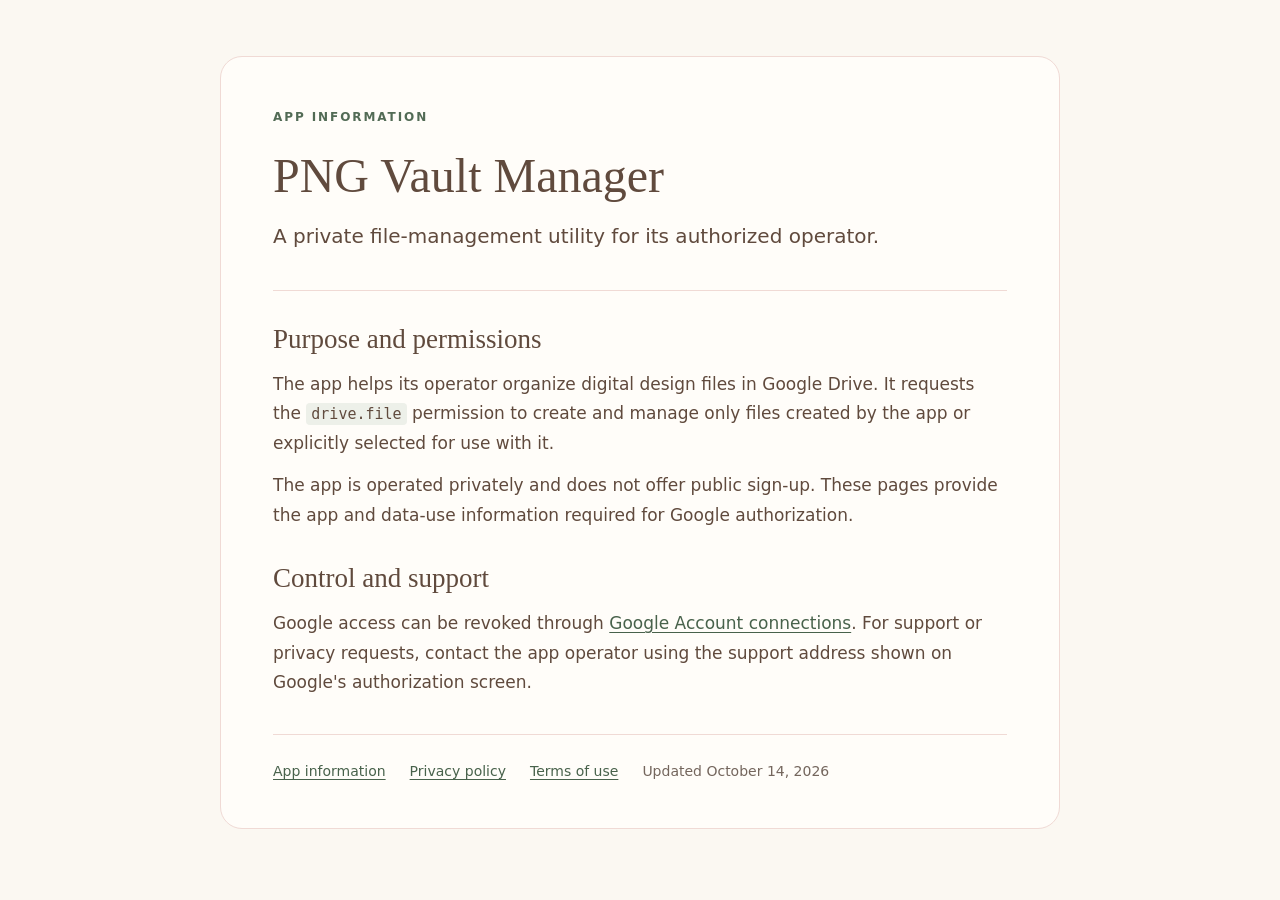
<file: index.html>
<!doctype html>
<html lang="en"><head><meta charset="utf-8"><meta name="viewport" content="width=device-width,initial-scale=1"><meta name="robots" content="noindex,nofollow"><meta name="google-site-verification" content="gbzNceuXZikU9seh-dmQy8xTIZ5mBk1ywKa--LZKbVk"><title>PNG Vault Manager</title><link rel="stylesheet" href="style.css"></head>
<body><main><header><span class="eyebrow">APP INFORMATION</span><h1>PNG Vault Manager</h1><p class="intro">A private file-management utility for its authorized operator.</p></header>
<section><h2>Purpose and permissions</h2><p>The app helps its operator organize digital design files in Google Drive. It requests the <code>drive.file</code> permission to create and manage only files created by the app or explicitly selected for use with it.</p><p>The app is operated privately and does not offer public sign-up. These pages provide the app and data-use information required for Google authorization.</p></section>
<section><h2>Control and support</h2><p>Google access can be revoked through <a href="https://myaccount.google.com/connections">Google Account connections</a>. For support or privacy requests, contact the app operator using the support address shown on Google's authorization screen.</p></section><footer><a href="index.html">App information</a><a href="privacy.html">Privacy policy</a><a href="terms.html">Terms of use</a><span>Updated October 14, 2026</span></footer></main></body></html>
</file>
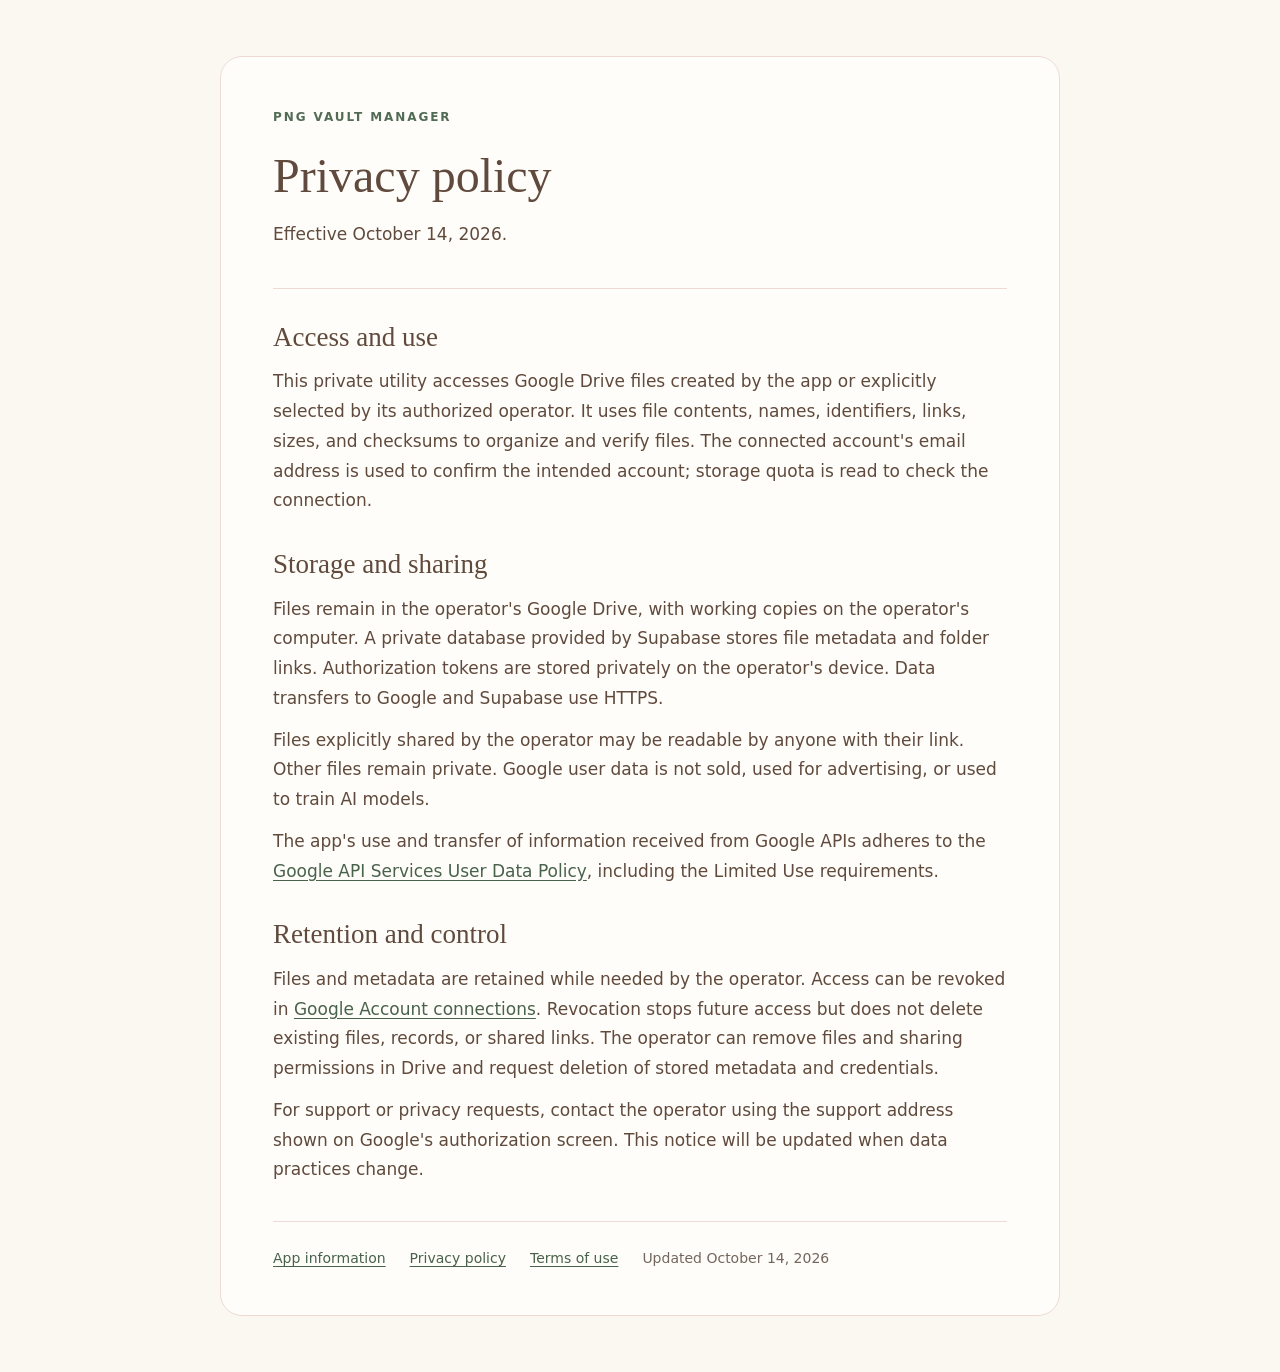
<file: privacy.html>
<!doctype html>
<html lang="en"><head><meta charset="utf-8"><meta name="viewport" content="width=device-width,initial-scale=1"><meta name="robots" content="noindex,nofollow"><title>Privacy Policy - PNG Vault Manager</title><link rel="stylesheet" href="style.css"></head>
<body><main><header><a class="eyebrow" href="index.html">PNG VAULT MANAGER</a><h1>Privacy policy</h1><p>Effective October 14, 2026.</p></header>
<section><h2>Access and use</h2><p>This private utility accesses Google Drive files created by the app or explicitly selected by its authorized operator. It uses file contents, names, identifiers, links, sizes, and checksums to organize and verify files. The connected account's email address is used to confirm the intended account; storage quota is read to check the connection.</p></section>
<section><h2>Storage and sharing</h2><p>Files remain in the operator's Google Drive, with working copies on the operator's computer. A private database provided by Supabase stores file metadata and folder links. Authorization tokens are stored privately on the operator's device. Data transfers to Google and Supabase use HTTPS.</p><p>Files explicitly shared by the operator may be readable by anyone with their link. Other files remain private. Google user data is not sold, used for advertising, or used to train AI models.</p><p>The app's use and transfer of information received from Google APIs adheres to the <a href="https://developers.google.com/terms/api-services-user-data-policy">Google API Services User Data Policy</a>, including the Limited Use requirements.</p></section>
<section><h2>Retention and control</h2><p>Files and metadata are retained while needed by the operator. Access can be revoked in <a href="https://myaccount.google.com/connections">Google Account connections</a>. Revocation stops future access but does not delete existing files, records, or shared links. The operator can remove files and sharing permissions in Drive and request deletion of stored metadata and credentials.</p><p>For support or privacy requests, contact the operator using the support address shown on Google's authorization screen. This notice will be updated when data practices change.</p></section><footer><a href="index.html">App information</a><a href="privacy.html">Privacy policy</a><a href="terms.html">Terms of use</a><span>Updated October 14, 2026</span></footer></main></body></html>
</file>
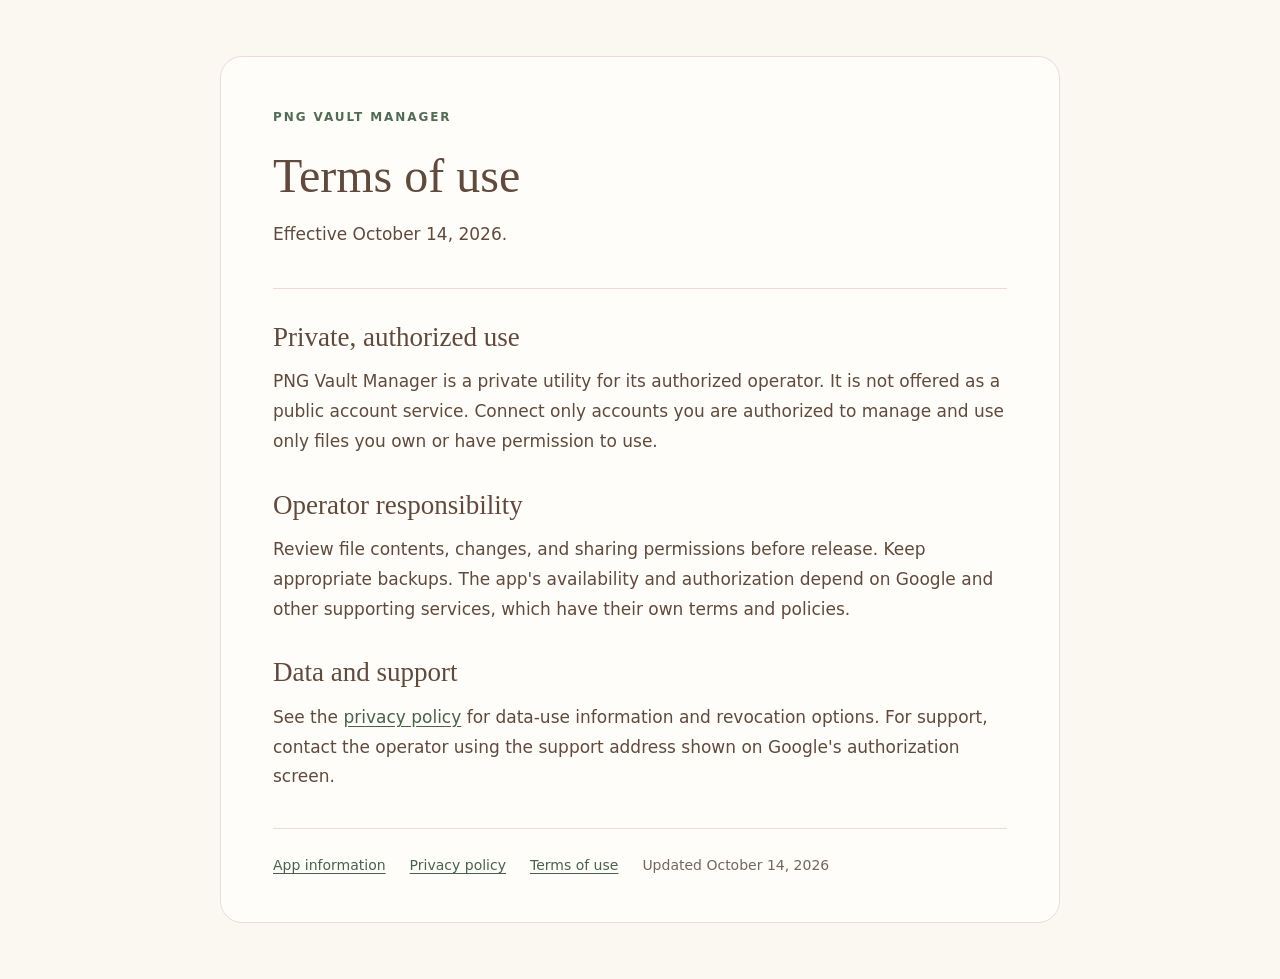
<file: terms.html>
<!doctype html>
<html lang="en"><head><meta charset="utf-8"><meta name="viewport" content="width=device-width,initial-scale=1"><meta name="robots" content="noindex,nofollow"><title>Terms of Use - PNG Vault Manager</title><link rel="stylesheet" href="style.css"></head>
<body><main><header><a class="eyebrow" href="index.html">PNG VAULT MANAGER</a><h1>Terms of use</h1><p>Effective October 14, 2026.</p></header>
<section><h2>Private, authorized use</h2><p>PNG Vault Manager is a private utility for its authorized operator. It is not offered as a public account service. Connect only accounts you are authorized to manage and use only files you own or have permission to use.</p></section>
<section><h2>Operator responsibility</h2><p>Review file contents, changes, and sharing permissions before release. Keep appropriate backups. The app's availability and authorization depend on Google and other supporting services, which have their own terms and policies.</p></section>
<section><h2>Data and support</h2><p>See the <a href="privacy.html">privacy policy</a> for data-use information and revocation options. For support, contact the operator using the support address shown on Google's authorization screen.</p></section><footer><a href="index.html">App information</a><a href="privacy.html">Privacy policy</a><a href="terms.html">Terms of use</a><span>Updated October 14, 2026</span></footer></main></body></html>
</file>
<file: style.css>
:root{color-scheme:light;--ink:#604a3d;--sage:#7e9480;--cream:#fbf8f2;--blush:#f0dad5}*{box-sizing:border-box}body{margin:0;background:var(--cream);color:var(--ink);font:17px/1.75 system-ui,-apple-system,Segoe UI,sans-serif}main{width:min(100% - 40px,840px);margin:56px auto;padding:44px 52px;background:#fffdf9;border:1px solid var(--blush);border-radius:22px}header{padding-bottom:26px;border-bottom:1px solid var(--blush)}.eyebrow{font-size:12px;font-weight:700;letter-spacing:.16em;color:#526b55;text-decoration:none}h1,h2{font-family:Georgia,serif;font-weight:400;line-height:1.2}h1{font-size:clamp(32px,6vw,48px);margin:16px 0}h2{font-size:27px;margin:0 0 14px}.intro{font-size:20px;line-height:1.6}section{margin-top:32px}p{margin:12px 0}a{color:#48624b;text-underline-offset:3px}a:focus-visible{outline:3px solid var(--sage);outline-offset:4px}code{font-size:15px;background:#edf0e9;padding:2px 5px;border-radius:4px}footer{display:flex;flex-wrap:wrap;gap:12px 24px;border-top:1px solid var(--blush);padding-top:24px;margin-top:36px;font-size:14px}footer span{color:#74665d}@media(max-width:600px){main{margin:20px auto;padding:28px 24px}body{font-size:16px}.intro{font-size:18px}}
</file>
